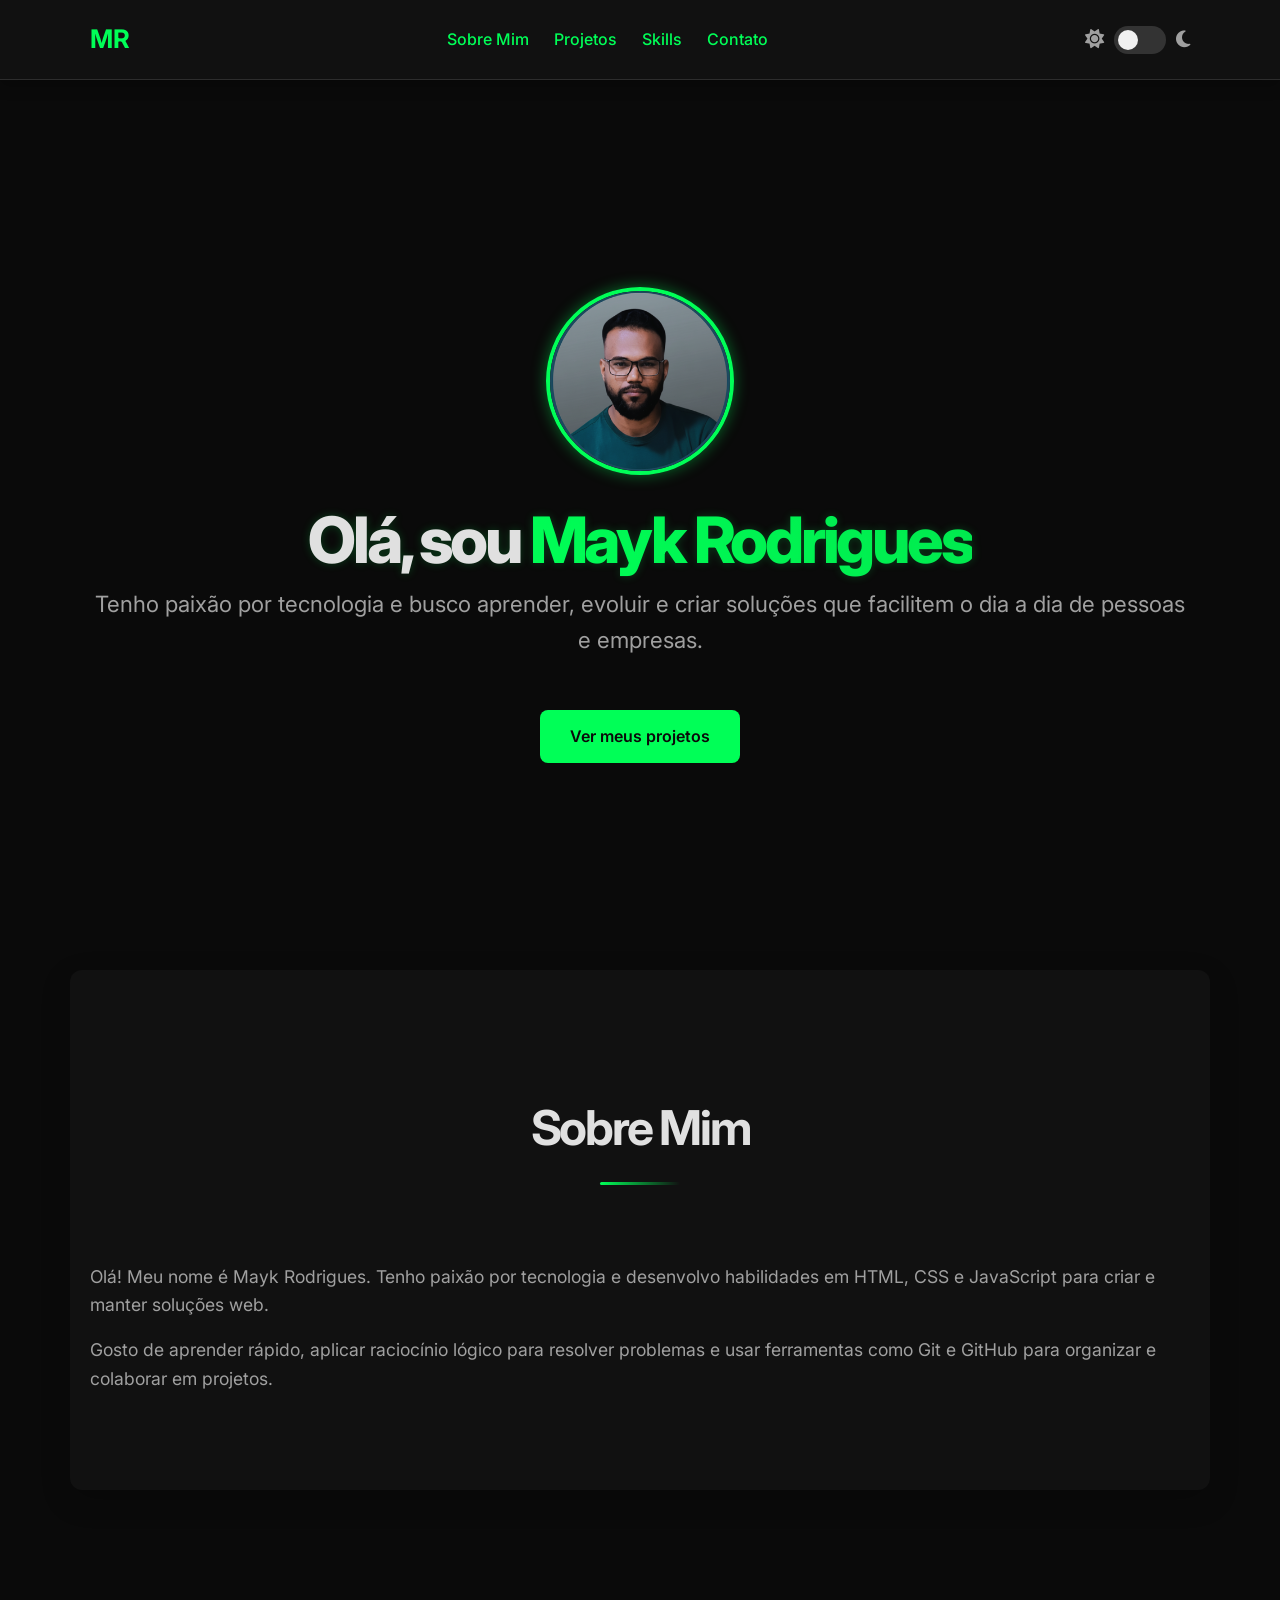
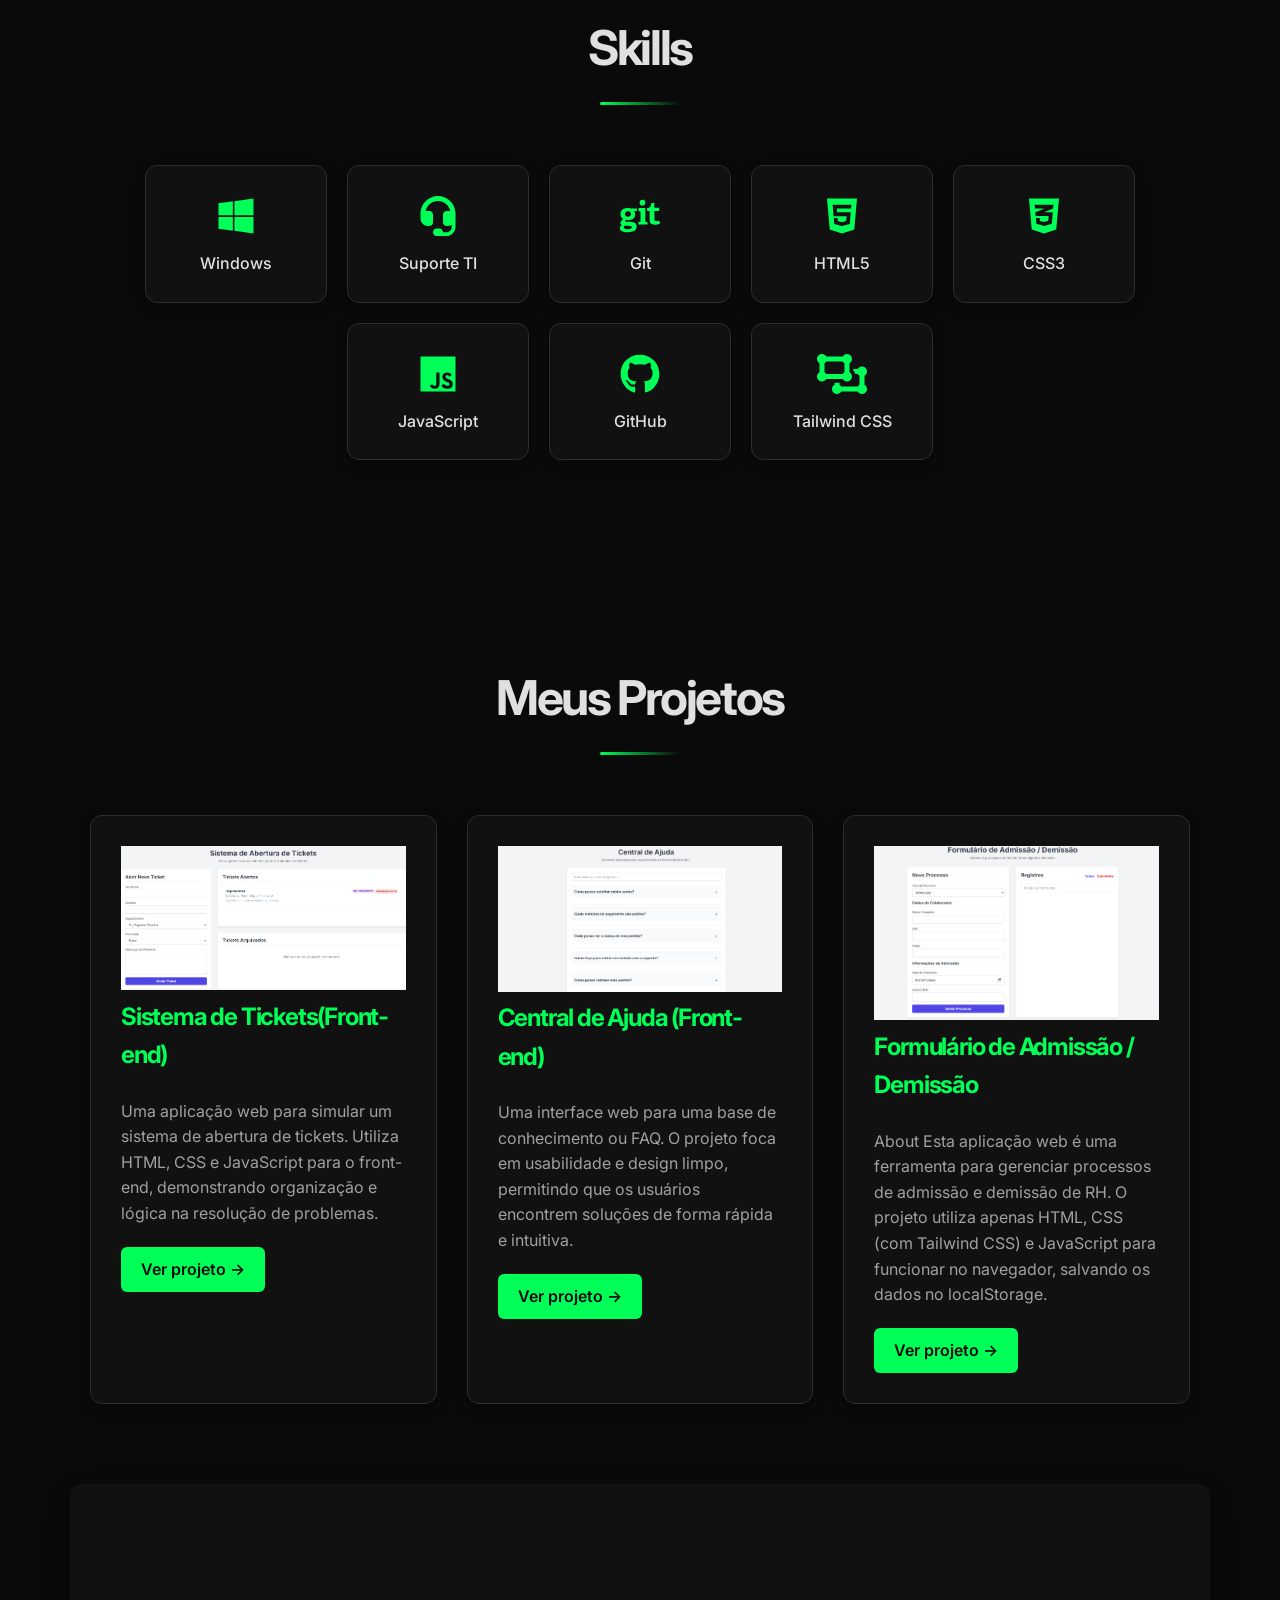
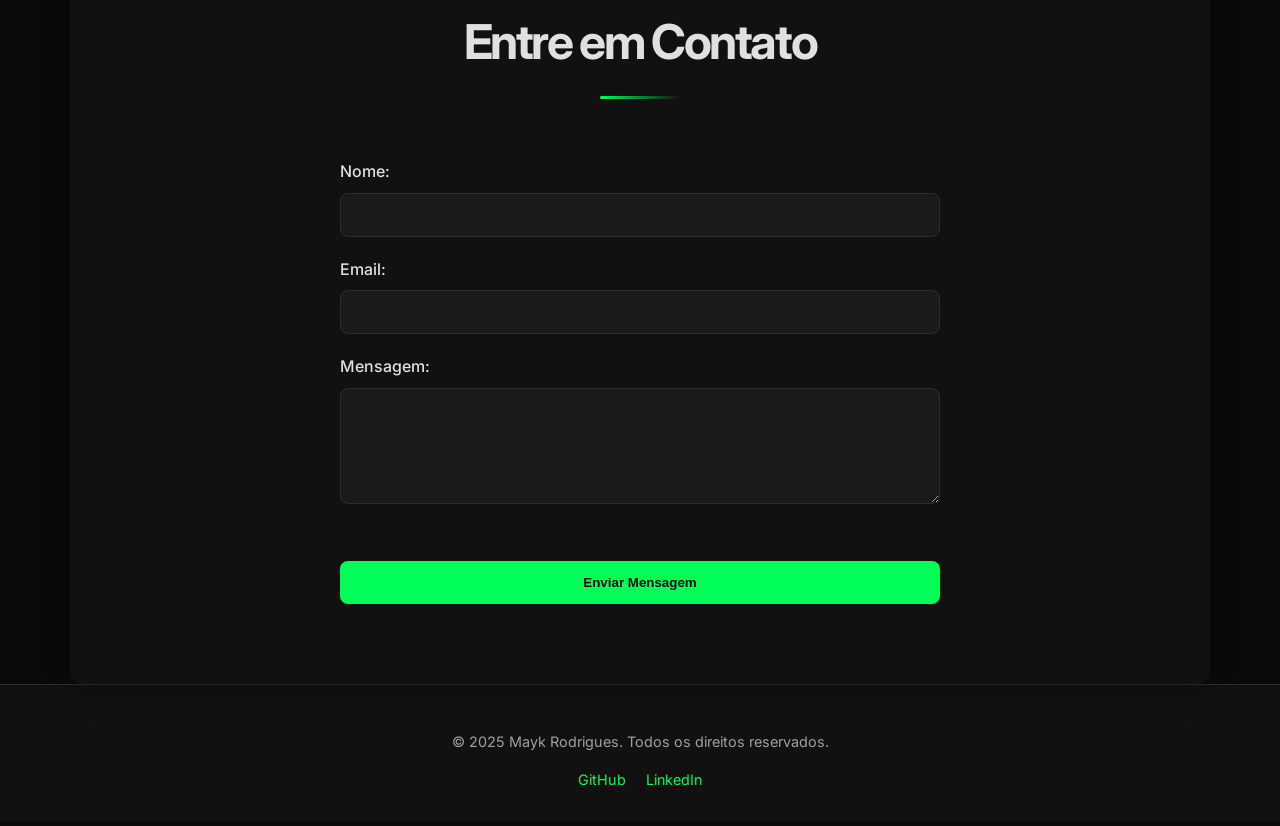
<file: index.html>
<!DOCTYPE html>
<html lang="pt-BR">
<head>
    <meta charset="UTF-8">
    <meta name="viewport" content="width=device-width, initial-scale=1.0">
    <title>Portfólio de Mayk Rodrigues - Suporte de TI</title>
    <link rel="preconnect" href="https://fonts.googleapis.com">
    <link rel="preconnect" href="https://fonts.gstatic.com" crossorigin>
    <link href="https://fonts.googleapis.com/css2?family=Inter:wght@300;400;500;600;700&display=swap" rel="stylesheet">
    <link href="https://unpkg.com/aos@2.3.1/dist/aos.css" rel="stylesheet">
    <!-- Font Awesome para os ícones -->
    <link rel="stylesheet" href="https://cdnjs.cloudflare.com/ajax/libs/font-awesome/6.5.2/css/all.min.css" xintegrity="sha512-SnH5WK+bZxgPHs44uWIX+LLJAJ9/20Ld/u02s5rWw8eB0zT+G5+y0G5l+XhY0YxG3s5qP7k5h+d0g5/h5c5fG5/kG5w==" crossorigin="anonymous" referrerpolicy="no-referrer" />
    <link rel="stylesheet" href="/css/style.css">
</head>
<body>
    <header>
        <nav>
            <div class="logo">MR</div>
            <ul id="nav-list">
                <li><a href="#sobre">Sobre Mim</a></li>
                <li><a href="#projetos">Projetos</a></li>
                <li><a href="#skills">Skills</a></li>
                <li><a href="#contato">Contato</a></li>
            </ul>
            <div class="menu-toggle" id="menu-toggle">
                <span></span>
                <span></span>
                <span></span>
            </div>
            
            <div class="theme-switch-wrapper">
                <i class="fas fa-sun"></i>
                <label class="theme-switch" for="checkbox">
                    <input type="checkbox" id="checkbox" />
                    <div class="slider round"></div>
                </label>
                <i class="fas fa-moon"></i>
            </div>
        </nav>
        
    </header>

    <main>
        <section id="hero">
            <img src="/assets/perfil.png" 
                 alt="Foto de perfil de Mayk Rodrigues" 
                 class="profile-picture"
                 onerror="this.onerror=null;this.src='https://placehold.co/180x180/1A1A1A/A0A0A0?text=Foto'">
            <h1>Olá, sou <span>Mayk Rodrigues</span></h1>
            <p>Tenho paixão por tecnologia e busco aprender, evoluir e criar soluções que facilitem o dia a dia de pessoas e empresas.</p>
            <a href="#projetos" class="cta-button">Ver meus projetos</a>
        </section>

        <section id="sobre" data-aos="fade-up">
            <h2 class="section-title">Sobre Mim</h2>
            <div class="about-content">
                <div>
                    <p>Olá! Meu nome é Mayk Rodrigues.
                    Tenho paixão por tecnologia e desenvolvo habilidades em HTML, CSS e JavaScript para criar e manter soluções web.</p>
                    <p>Gosto de aprender rápido, aplicar raciocínio lógico para resolver problemas e usar ferramentas como Git e GitHub para organizar e colaborar em projetos.</p>
                </div>
            </div>
        </section>

        <section id="skills" data-aos="fade-up">
            <h2 class="section-title">Skills</h2>
            <div class="skills-grid">
                <div class="skill-card">
                    <svg class="skill-icon"
                     xmlns="http://www.w3.org/2000/svg" fill="currentColor" viewBox="0 0 640 640"><!--!Font Awesome Free v7.0.1 by @fontawesome - https://fontawesome.com License - https://fontawesome.com/license/free Copyright 2025 Fonticons, Inc.--><path d="M96 157.7L279.6 132.4L279.6 309.8L96 309.8L96 157.7zM96 482.3L279.6 507.6L279.6 332.4L96 332.4L96 482.3zM299.8 510.3L544 544L544 332.4L299.8 332.4L299.8 510.3zM299.8 129.7L299.8 309.8L544 309.8L544 96L299.8 129.7z"/></svg>
                    <span>Windows</span>
                </div>
                <div class="skill-card">
                    <svg class="skill-icon"
                         xmlns="http://www.w3.org/2000/svg" fill="currentColor" viewBox="0 0 640 640"><!--!Font Awesome Free v7.0.1 by @fontawesome - https://fontawesome.com License - https://fontawesome.com/license/free Copyright 2025 Fonticons, Inc.--><path d="M320 128C241 128 175.3 185.3 162.3 260.7C171.6 257.7 181.6 256 192 256L208 256C234.5 256 256 277.5 256 304L256 400C256 426.5 234.5 448 208 448L192 448C139 448 96 405 96 352L96 288C96 164.3 196.3 64 320 64C443.7 64 544 164.3 544 288L544 456.1C544 522.4 490.2 576.1 423.9 576.1L336 576L304 576C277.5 576 256 554.5 256 528C256 501.5 277.5 480 304 480L336 480C362.5 480 384 501.5 384 528L384 528L424 528C463.8 528 496 495.8 496 456L496 435.1C481.9 443.3 465.5 447.9 448 447.9L432 447.9C405.5 447.9 384 426.4 384 399.9L384 303.9C384 277.4 405.5 255.9 432 255.9L448 255.9C458.4 255.9 468.3 257.5 477.7 260.6C464.7 185.3 399.1 127.9 320 127.9z"/></svg>
                    <span>Suporte TI</span>
                </div>
                <div class="skill-card">
                    <svg class="skill-icon"
                      xmlns="http://www.w3.org/2000/svg"  fill="currentColor" viewBox="0 0 640 640"><!--!Font Awesome Free v7.0.1 by @fontawesome - https://fontawesome.com License - https://fontawesome.com/license/free Copyright 2025 Fonticons, Inc.--><path d="M280.3 222.4L201 222.4C161 211.9 70.5 214.6 70.5 297.2C70.5 327.3 85.5 348.4 105.5 358.2C80.4 381.2 68.5 392 68.5 407.4C68.5 418.4 73 428.5 86.4 434.2C72.1 447.6 64 457.3 64 475.6C64 507.7 92 526.4 165.6 526.4C236.4 526.4 277.4 500 277.4 453.2C277.4 394.5 232.2 396.7 125.8 390.2L139.2 368.6C166.5 376.2 257.9 378.6 257.9 300.7C257.9 282 250.2 269 242.9 259.6L280.3 256.8L280.3 222.3zM216.9 464.3C216.9 496.4 112 496.4 112 466.7C112 458.6 117.3 451.7 122.6 445.2C200.3 450.5 216.9 448.6 216.9 464.3zM166.1 329.7C113.3 329.7 115.6 258.5 167.3 258.5C216.8 258.5 218.1 329.7 166.1 329.7zM299.4 430.2L299.4 398.1C326.1 394.4 326.6 396.1 326.6 387.1L326.6 267.6C326.6 259.1 324.5 260.2 299.4 251.3L303.9 218.4L388.1 218.4L388.1 387.1C388.1 393.6 388.5 394.4 394.6 395.2L415.3 398L415.3 430.1L299.4 430.1zM351.9 185.9C328.7 185.9 315.3 172.5 315.3 149.3C315.3 126.1 328.7 113.5 351.9 113.5C375.5 113.5 388.9 126.1 388.9 149.3C388.9 172.5 375.5 185.9 351.9 185.9zM576 414.5C558.5 423 532.9 430.8 509.7 430.8C461.3 430.8 443 411.3 443 365.3L443 258.8C443 253.4 444 254.7 411.3 254.7L411.3 218.5C447.1 214.4 461.3 196.5 465.8 152.2L504.4 152.2C504.4 218 503.1 214 507.7 214L565 214L565 254.6L504.4 254.6L504.4 351.7C504.4 358.6 499.5 403.1 565 378.5L576 414.3z"/></svg>
                    <span>Git</span>
                </div>
                <div class="skill-card">
                    <svg class="skill-icon"
                             xmlns="http://www.w3.org/2000/svg" fill="currentColor" viewBox="0 0 640 640"><!--!Font Awesome Free v7.0.1 by @fontawesome - https://fontawesome.com License - https://fontawesome.com/license/free Copyright 2025 Fonticons, Inc.--><path d="M128 96L162.9 491.8L319.5 544L477.1 491.8L512 96L128 96zM436.2 223.9L252.4 223.9L256.5 273.3L432.1 273.3L418.5 421.7L320.6 448.7L320.6 449L319.5 449L220.8 421.7L214.8 345.9L262.5 345.9L266 384L319.5 398.5L373.2 384L379.2 321.8L212.3 321.8L199.5 176.2L440.6 176.2L436.2 223.9z"/></svg>
                    <span>HTML5</span>
                </div>
                <div class="skill-card">
                    <svg class="skill-icon" 
                             xmlns="http://www.w3.org/2000/svg" fill="currentColor"  viewBox="0 0 640 640"><!--!Font Awesome Free v7.0.1 by @fontawesome - https://fontawesome.com License - https://fontawesome.com/license/free Copyright 2025 Fonticons, Inc.--><path d="M128 96L162.9 491.8L320 544L477.1 491.8L512 96L128 96zM441.1 176L436.3 223.3L321 272.6L320.7 272.7L432.2 272.7L419.4 419.3L321.2 448L222.4 418.8L216 344.9L264.9 344.9L268.1 383.2L320.7 396.5L375.4 381.1L379.1 319.5L212.8 319L212.8 318.9L212.6 319L209 272.7L321.1 226L327.6 223.3L204.7 223.3L198.9 176L441.1 176z"/></svg>
                    <span>CSS3</span>
                </div>
                <div class="skill-card">
                    <svg class="skill-icon"
                             xmlns="http://www.w3.org/2000/svg" fill="currentColor" viewBox="0 0 640 640"><!--!Font Awesome Free v7.0.1 by @fontawesome - https://fontawesome.com License - https://fontawesome.com/license/free Copyright 2025 Fonticons, Inc.--><path d="M96 96L96 544L544 544L544 96L96 96zM339.8 445.4C339.8 489 314.2 508.9 276.9 508.9C243.2 508.9 223.7 491.5 213.7 470.4L248 449.7C254.6 461.4 260.6 471.3 275.1 471.3C288.9 471.3 297.7 465.9 297.7 444.8L297.7 301.7L339.8 301.7L339.8 445.4zM439.4 508.9C400.3 508.9 375 490.3 362.7 465.9L397 446.1C406 460.8 417.8 471.7 438.5 471.7C455.9 471.7 467.1 463 467.1 450.9C467.1 436.5 455.7 431.4 436.4 422.9L425.9 418.4C395.5 405.5 375.4 389.2 375.4 354.9C375.4 323.3 399.5 299.3 437 299.3C463.8 299.3 483 308.6 496.8 333L464 354C456.8 341.1 449 336 436.9 336C424.6 336 416.8 343.8 416.8 354C416.8 366.6 424.6 371.7 442.7 379.6L453.2 384.1C489 399.4 509.1 415.1 509.1 450.3C509.1 488.1 479.3 508.9 439.4 508.9z"/></svg>
                    <span>JavaScript</span>
                </div>
                <div class="skill-card">
                    <svg class="skill-icon"
                         svg xmlns="http://www.w3.org/2000/svg" viewBox="0 0 640 640"><!--!Font Awesome Free v7.0.1 by @fontawesome - https://fontawesome.com License - https://fontawesome.com/license/free Copyright 2025 Fonticons, Inc.--><path d="M237.9 461.4C237.9 463.4 235.6 465 232.7 465C229.4 465.3 227.1 463.7 227.1 461.4C227.1 459.4 229.4 457.8 232.3 457.8C235.3 457.5 237.9 459.1 237.9 461.4zM206.8 456.9C206.1 458.9 208.1 461.2 211.1 461.8C213.7 462.8 216.7 461.8 217.3 459.8C217.9 457.8 216 455.5 213 454.6C210.4 453.9 207.5 454.9 206.8 456.9zM251 455.2C248.1 455.9 246.1 457.8 246.4 460.1C246.7 462.1 249.3 463.4 252.3 462.7C255.2 462 257.2 460.1 256.9 458.1C256.6 456.2 253.9 454.9 251 455.2zM316.8 72C178.1 72 72 177.3 72 316C72 426.9 141.8 521.8 241.5 555.2C254.3 557.5 258.8 549.6 258.8 543.1C258.8 536.9 258.5 502.7 258.5 481.7C258.5 481.7 188.5 496.7 173.8 451.9C173.8 451.9 162.4 422.8 146 415.3C146 415.3 123.1 399.6 147.6 399.9C147.6 399.9 172.5 401.9 186.2 425.7C208.1 464.3 244.8 453.2 259.1 446.6C261.4 430.6 267.9 419.5 275.1 412.9C219.2 406.7 162.8 398.6 162.8 302.4C162.8 274.9 170.4 261.1 186.4 243.5C183.8 237 175.3 210.2 189 175.6C209.9 169.1 258 202.6 258 202.6C278 197 299.5 194.1 320.8 194.1C342.1 194.1 363.6 197 383.6 202.6C383.6 202.6 431.7 169 452.6 175.6C466.3 210.3 457.8 237 455.2 243.5C471.2 261.2 481 275 481 302.4C481 398.9 422.1 406.6 366.2 412.9C375.4 420.8 383.2 435.8 383.2 459.3C383.2 493 382.9 534.7 382.9 542.9C382.9 549.4 387.5 557.3 400.2 555C500.2 521.8 568 426.9 568 316C568 177.3 455.5 72 316.8 72zM169.2 416.9C167.9 417.9 168.2 420.2 169.9 422.1C171.5 423.7 173.8 424.4 175.1 423.1C176.4 422.1 176.1 419.8 174.4 417.9C172.8 416.3 170.5 415.6 169.2 416.9zM158.4 408.8C157.7 410.1 158.7 411.7 160.7 412.7C162.3 413.7 164.3 413.4 165 412C165.7 410.7 164.7 409.1 162.7 408.1C160.7 407.5 159.1 407.8 158.4 408.8zM190.8 444.4C189.2 445.7 189.8 448.7 192.1 450.6C194.4 452.9 197.3 453.2 198.6 451.6C199.9 450.3 199.3 447.3 197.3 445.4C195.1 443.1 192.1 442.8 190.8 444.4zM179.4 429.7C177.8 430.7 177.8 433.3 179.4 435.6C181 437.9 183.7 438.9 185 437.9C186.6 436.6 186.6 434 185 431.7C183.6 429.4 181 428.4 179.4 429.7z"/></svg>
                    <span>GitHub</span>
                </div>
                <div class="skill-card">
                    <svg class="skill-icon"
                         svg xmlns="http://www.w3.org/2000/svg" viewBox="0 0 640 640"><!--!Font Awesome Free v7.0.1 by @fontawesome - https://fontawesome.com License - https://fontawesome.com/license/free Copyright 2025 Fonticons, Inc.--><path d="M32 183.4C12.9 172.4 0 151.7 0 128C0 92.7 28.7 64 64 64C87.7 64 108.4 76.9 119.4 96L328.5 96C339.6 76.9 360.2 64 383.9 64C419.2 64 447.9 92.7 447.9 128C447.9 151.7 435 172.4 415.9 183.4L415.9 296.5C435 307.6 447.9 328.2 447.9 351.9C447.9 387.2 419.2 415.9 383.9 415.9C360.2 415.9 339.5 403 328.5 383.9L119.4 383.9C108.3 403 87.7 415.9 64 415.9C28.7 415.9 0 387.2 0 351.9C0 328.2 12.9 307.5 32 296.5L32 183.4zM119.4 160C113.8 169.7 105.7 177.8 96 183.4L96 296.5C105.7 302.1 113.8 310.2 119.4 319.9L328.5 319.9C334.1 310.2 342.2 302.1 351.9 296.5L351.9 183.4C342.2 177.8 334.1 169.7 328.5 160L119.4 160zM544 343.4C534.3 337.8 526.2 329.7 520.6 320L491.4 320C486.1 302.3 476.6 286.5 464 273.6L464 256L520.6 256C531.7 236.9 552.3 224 576 224C611.3 224 640 252.7 640 288C640 311.7 627.1 332.4 608 343.4L608 456.5C627.1 467.6 640 488.2 640 511.9C640 547.2 611.3 575.9 576 575.9C552.3 575.9 531.6 563 520.6 543.9L311.5 543.9C300.4 563 279.8 575.9 256.1 575.9C220.8 575.9 192.1 547.2 192.1 511.9C192.1 488.2 205 467.5 224.1 456.5L224.1 431.9L288.1 431.9L288.1 456.5C297.8 462.1 305.9 470.2 311.5 479.9L520.6 479.9C526.2 470.2 534.3 462.1 544 456.5L544 343.4z"/></svg>
                    <span>Tailwind CSS</span>
                </div>
            </div>
        </section>

        <section id="projetos" data-aos="fade-up">
            <h2 class="section-title">Meus Projetos</h2>
            <div class="project-grid">
                <div class="project-card" data-aos="fade-up" data-aos-delay="100">
                    <img src="/assets/Capturar.PNG" alt="Imagem do projeto Sistema de Tickets"  class="w-full h-auto rounded-lg mb-4"> 
                    <h3>Sistema de Tickets(Front-end)</h3>
                    <p>Uma aplicação web para simular um sistema de abertura de tickets. Utiliza HTML, CSS e JavaScript para o front-end, demonstrando organização e lógica na resolução de problemas.</p>
                    <a href="https://sistema-de-tickets.netlify.app/" target="_blank" class="view-project">Ver projeto &rarr;</a>
                </div>
                <div class="project-card" data-aos="fade-up" data-aos-delay="200">
                    <img src="/assets/Capturar2.PNG" alt="Imagem do projeto Central de Ajuda (Front-end)"  class="w-full h-auto rounded-lg mb-4"> 
                    <h3>Central de Ajuda (Front-end)</h3>
                    <p>Uma interface web para uma base de conhecimento ou FAQ. O projeto foca em usabilidade e design limpo, permitindo que os usuários encontrem soluções de forma rápida e intuitiva.</p>
                    <a href="https://central-de-ajuda.netlify.app/" target="_blank" class="view-project">Ver projeto &rarr;</a>
                </div>
                <div class="project-card" data-aos="fade-up" data-aos-delay="300">
                    <img src="/assets/Capturar3.PNG" alt="Imagem do projeto Repositório de Scripts e Soluções"  class="w-full h-auto rounded-lg mb-4"> 
                    <h3>Formulário de Admissão / Demissão</h3>
                    <p>About
                    Esta aplicação web é uma ferramenta para gerenciar processos de admissão e demissão de RH. O projeto utiliza apenas HTML, CSS (com Tailwind CSS) e JavaScript para funcionar no navegador, salvando os dados no localStorage.</p>
                    <a href="https://formulario-de-admissao-e-demissao.netlify.app/" target="_blank" class="view-project">Ver projeto &rarr;</a>
                </div>
            </div>
        </section>

        <section id="contato" data-aos="fade-up">
            <h2 class="section-title">Entre em Contato</h2>
            <form id="contact-form" action="https://formspree.io/f/xpwjnkeg" method="POST">
                <div class="form-group">
                    <label for="name">Nome:</label>
                    <input type="text" id="name" name="name" required>
                </div>
                <div class="form-group">
                    <label for="email">Email:</label>
                    <input type="email" id="email" name="email" required>
                </div>
                <div class="form-group">
                    <label for="message">Mensagem:</label>
                    <textarea id="message" name="message" rows="5" required></textarea>
                </div>
                <button type="submit" class="cta-button">Enviar Mensagem</button>
            </form>
            <div id="form-message" class="hidden"></div>
        </section>
    </main>

    <footer>
        <p>&copy; 2025 Mayk Rodrigues. Todos os direitos reservados.</p>
        <div class="social-links">
            <a href="https://github.com/MaykRD" target="_blank">GitHub</a>
            <a href="https://www.linkedin.com/in/mayk-rodrigues-b49288324/" target="_blank">LinkedIn</a>
        </div>
    </footer>


    <script src="https://unpkg.com/aos@2.3.1/dist/aos.js" defer></script>
    <script src="/js/javascript.js" defer></script>
</body>
</html>
</file>
<file: css/style.css>
:root, body[data-theme="dark"] {
            --bg-dark: #0A0A0A;
            --bg-medium: #111111;
            --bg-light: #1A1A1A;
            --accent-green: #00FF57;
            --accent-green-dark: #00E64E;
            --text-primary: #E0E0E0;
            --text-secondary: #A0A0A0;
            --border-color: #2D2D2D;
            --card-shadow: 0 4px 20px rgba(0, 255, 87, 0.1);
        }

        body[data-theme="light"] {
            --bg-dark: #FFFFFF;
            --bg-medium: #F5F5F5;
            --bg-light: #E0E0E0;
            --accent-green: #009933;
            --accent-green-dark: #00802B;
            --text-primary: #333333;
            --text-secondary: #666666;
            --border-color: #CCCCCC;
            --card-shadow: 0 4px 20px rgba(0, 0, 0, 0.1);
        }

        /* Base styles */
        body {
            font-family: 'Inter', sans-serif;
            background-color: var(--bg-dark);
            color: var(--text-primary);
            line-height: 1.6;
            margin: 0;
            padding: 0;
            scroll-behavior: smooth;
            overflow-x: hidden;
            transition: background-color 0.3s ease, color 0.3s ease;
        }

        h1, h2, h3 {
            font-weight: 700;
            color: var(--text-primary);
            letter-spacing: -0.05em;
        }

        a {
            text-decoration: none;
            color: var(--accent-green);
            transition: color 0.3s ease;
        }

        a:hover {
            color: var(--accent-green-dark);
        }

        section {
            padding: 80px 20px;
            max-width: 1100px;
            margin: 0 auto;
        }

        /* Header & Navigation */
        header {
            background-color: var(--bg-medium);
            padding: 1.2rem 0;
            position: sticky;
            top: 0;
            z-index: 1000;
            box-shadow: 0 4px 15px rgba(0, 0, 0, 0.3);
            border-bottom: 1px solid var(--border-color);
        }

        nav {
            display: flex;
            justify-content: space-between;
            align-items: center;
            max-width: 1100px;
            margin: 0 auto;
            padding: 0 20px;
        }

        .logo {
            font-size: 1.6rem;
            font-weight: 700;
            color: var(--accent-green);
        }

        nav ul {
            list-style: none;
            display: flex;
            margin: 0;
            padding: 0;
            gap: 25px;
        }

        nav ul li a {
            font-weight: 500;
            transition: color 0.3s ease, transform 0.3s ease;
            position: relative;
        }

        /* Sublinhado animado */
        nav ul li a::after {
            content: '';
            position: absolute;
            width: 0;
            height: 2px;
            bottom: -5px;
            left: 0;
            background-color: var(--accent-green);
            transition: width 0.3s ease;
        }

        nav ul li a:hover {
            color: var(--accent-green);
            transform: translateY(-2px);
        }

        nav ul li a:hover::after {
            width: 100%;
        }


        .menu-toggle {
            display: none;
            cursor: pointer;
            flex-direction: column;
            gap: 6px;
            margin-left: 49%;
        }

        .menu-toggle span {
            width: 25px;
            height: 3px;
            background-color: var(--text-primary);
            border-radius: 2px;
            transition: all 0.3s ease;
        }

        /* Hero Section */
        #hero {
            display: flex;
            flex-direction: column;
            justify-content: center;
            align-items: center;
            min-height: calc(90vh - 80px); /* Ajustado para subir a seção */
            text-align: center;
            position: relative;
        }


        .profile-picture {
            width: 180px;
            height: 180px;
            border-radius: 50%;
            border: 4px solid var(--accent-green);
            object-fit: cover;
            margin-bottom: 30px;
            animation: fadeInScale 1s ease-out;
            box-shadow: 0 0 15px rgba(0, 255, 87, 0.4);
        }

        #hero h1 {
            font-size: clamp(2.5rem, 5vw, 4.5rem);
            margin: 0;
            line-height: 1.1;
            font-weight: 800;
            text-shadow: 0 0 10px rgba(0, 255, 87, 0.2);
            animation: fadeInScale 1s ease-out;
        }

        #hero h1 span {
            font-weight: 800;
            background: linear-gradient(45deg, var(--accent-green), var(--accent-green-dark));
            -webkit-background-clip: text;
            -webkit-text-fill-color: transparent;
        }

        #hero p {
            font-size: clamp(1rem, 2vw, 1.4rem);
            color: var(--text-secondary);
            margin-top: 10px;
            animation: fadeIn 1.2s ease-out;
        }

        .cta-button {
            display: inline-block;
            background: var(--accent-green);
            color: var(--bg-dark);
            padding: 14px 30px;
            border-radius: 8px;
            font-weight: 600;
            transition: transform 0.3s ease, box-shadow 0.3s ease;
            margin-top: 30px;
            border: none;
            cursor: pointer;
        }

        .cta-button:hover {
            transform: translateY(-3px);
            box-shadow: 0 8px 25px rgba(0, 255, 87, 0.4);
        }

        /* About & Projects Sections */
        .section-title {
            text-align: center;
            font-size: clamp(2rem, 4vw, 3rem);
            margin-bottom: 60px;
            position: relative;
            font-weight: 700;
        }

        .section-title::after {
            content: '';
            display: block;
            width: 80px;
            height: 3px;
            background: linear-gradient(90deg, var(--accent-green), transparent);
            margin: 15px auto 0;
            border-radius: 2px;
        }

        #sobre {
            background-color: var(--bg-medium);
            border-radius: 12px;
            box-shadow: 0 10px 30px rgba(0, 0, 0, 0.2);
        }

        .about-content {
            display: grid;
            grid-template-columns: 1fr;
            gap: 40px;
            text-align: left;
        }

        .about-content p {
            font-size: 1.1rem;
            color: var(--text-secondary);
        }

        .skills-container {
            display: flex;
            justify-content: center;
            align-items: center;
            flex-direction: column;
        }

        .skills-grid {
            display: flex;
            flex-wrap: wrap;
            justify-content: center;
            gap: 20px;
            margin-top: 20px;
        }

        .skill-card {
            display: flex;
            flex-direction: column;
            align-items: center;
            justify-content: center;
            text-align: center;
            background-color: var(--bg-medium);
            color: var(--accent-green);
            padding: 25px 30px;
            border-radius: 12px;
            box-shadow: 0 4px 15px rgba(0, 0, 0, 0.3);
            border: 1px solid var(--border-color);
            transition: transform 0.3s ease, box-shadow 0.3s ease;
            width: 120px; /* fixed width for better grid alignment */
        }

        .skill-card:hover {
            transform: translateY(-5px);
            box-shadow: var(--card-shadow);
        }

        .skill-icon {
            width: 50px;
            height: 50px;
            margin-bottom: 10px;
            fill: var(--accent-green);
            transition: fill 0.3s ease;
        }

        .skill-card:hover .skill-icon {
            fill: var(--accent-green-dark);
        }

        .skill-card span {
            font-weight: 500;
            color: var(--text-primary);
        }


        .project-grid {
            display: grid;
            grid-template-columns: repeat(auto-fit, minmax(300px, 1fr));
            gap: 30px;
            margin-top: 40px;
        }

        .project-card {
            background-color: var(--bg-medium);
            padding: 30px;
            border-radius: 12px;
            box-shadow: 0 4px 15px rgba(0, 0, 0, 0.3);
            border: 1px solid var(--border-color);
            transition: transform 0.3s ease, box-shadow 0.3s ease;
        }
        .project-card img{
            max-width: 100%;
        }

        .project-card:hover {
            transform: translateY(-8px);
            box-shadow: var(--card-shadow);
        }

        .project-card h3 {
            color: var(--accent-green);
            margin-top: 0;
            font-size: 1.5rem;
        }

        .project-card p {
            color: var(--text-secondary);
            margin-bottom: 20px;
        }

        .view-project {
            display: inline-block;
            background-color: var(--accent-green);
            color: var(--bg-dark);
            padding: 10px 20px;
            border-radius: 6px;
            font-weight: 600;
            transition: transform 0.2s ease, background-color 0.3s ease;
        }

        .view-project:hover {
            transform: scale(1.05);
            background-color: var(--accent-green-dark);
        }


        /* Contact Form */
        #contato {
            background-color: var(--bg-medium);
            border-radius: 12px;
            box-shadow: 0 10px 30px rgba(0, 0, 0, 0.2);
        }

        #contato form {
            max-width: 600px;
            margin: 0 auto;
            display: flex;
            flex-direction: column;
            gap: 20px;
        }

        .form-group label {
            display: block;
            margin-bottom: 8px;
            font-weight: 500;
            color: var(--text-primary);
        }

        .form-group input,
        .form-group textarea {
            width: 100%;
            padding: 12px;
            border: 1px solid var(--border-color);
            border-radius: 8px;
            background-color: var(--bg-light);
            color: var(--text-primary);
            font-size: 1rem;
            box-sizing: border-box;
            transition: border-color 0.3s ease, box-shadow 0.3s ease;
        }

        .form-group input:focus,
        .form-group textarea:focus {
            outline: none;
            border-color: var(--accent-green);
            box-shadow: 0 0 10px rgba(0, 255, 87, 0.5);
        }

        #form-message {
            margin-top: 10px;
            padding: 15px;
            border-radius: 8px;
            font-weight: 600;
            text-align: center;
        }

        #form-message.success {
            background-color: #008000;
            color: white;
        }

        #form-message.error {
            background-color: #A00000;
            color: white;
        }

        .hidden {
            display: none;
        }

        /* Footer */
        footer {
            background-color: var(--bg-medium);
            text-align: center;
            padding: 30px 20px;
            color: var(--text-secondary);
            border-top: 1px solid var(--border-color);
            font-size: 0.9rem;
        }

        .social-links {
            margin-top: 15px;
            display: flex;
            justify-content: center;
            gap: 20px;
        }

        /* Toggle Switch Styles */
        .theme-switch-wrapper {
            display: flex;
            align-items: center;
            gap: 10px;
        }

        .theme-switch {
            display: inline-block;
            height: 28px;
            position: relative;
            width: 52px;
        }

        .theme-switch input {
            display: none;
        }

        .slider {
            background-color: #333;
            bottom: 0;
            cursor: pointer;
            left: 0;
            position: absolute;
            right: 0;
            top: 0;
            transition: .4s;
            border-radius: 34px;
        }

        .slider:before {
            background-color: #f1f1f1;
            bottom: 4px;
            content: "";
            height: 20px;
            left: 4px;
            position: absolute;
            width: 20px;
            transition: .4s;
            border-radius: 50%;
        }

        input:checked + .slider {
            background-color: var(--accent-green);
        }

        input:checked + .slider:before {
            transform: translateX(24px);
        }

        /* Estilo para os ícones de sol e lua */
        .theme-switch-wrapper .fa-sun,
        .theme-switch-wrapper .fa-moon {
            font-size: 1.2rem;
            transition: color 0.3s ease;
        }

        .theme-switch-wrapper .fa-sun {
            color: var(--text-secondary);
        }

        body[data-theme="dark"] .theme-switch-wrapper .fa-sun {
            color: #FFD700;
        }

        .theme-switch-wrapper .fa-moon {
            color: var(--text-secondary);
        }

        body[data-theme="light"] .theme-switch-wrapper .fa-moon {
            color: var(--bg-dark);
        }


        /* Animations */
        @keyframes fadeIn {
            from { opacity: 0; }
            to { opacity: 1; }
        }

        @keyframes fadeInScale {
            from { opacity: 0; transform: scale(0.95); }
            to { opacity: 1; transform: scale(1); }
        }

        /* Media Queries for Responsiveness */
        @media (max-width: 768px) {
            nav ul {
                display: none;
                flex-direction: column;
                position: absolute;
                top: 80px;
                left: 0;
                width: 100%;
                background-color: var(--bg-medium);
                border-top: 1px solid var(--border-color);
                box-shadow: 0 5px 15px rgba(0, 0, 0, 0.4);
            }
            nav ul.active {
                display: flex;
            }
            nav ul li {
                text-align: center;
                margin: 0;
            }
            nav ul li a {
                display: block;
                padding: 15px;
            }
            .menu-toggle {
                display: flex;
            }
        }
</file>
